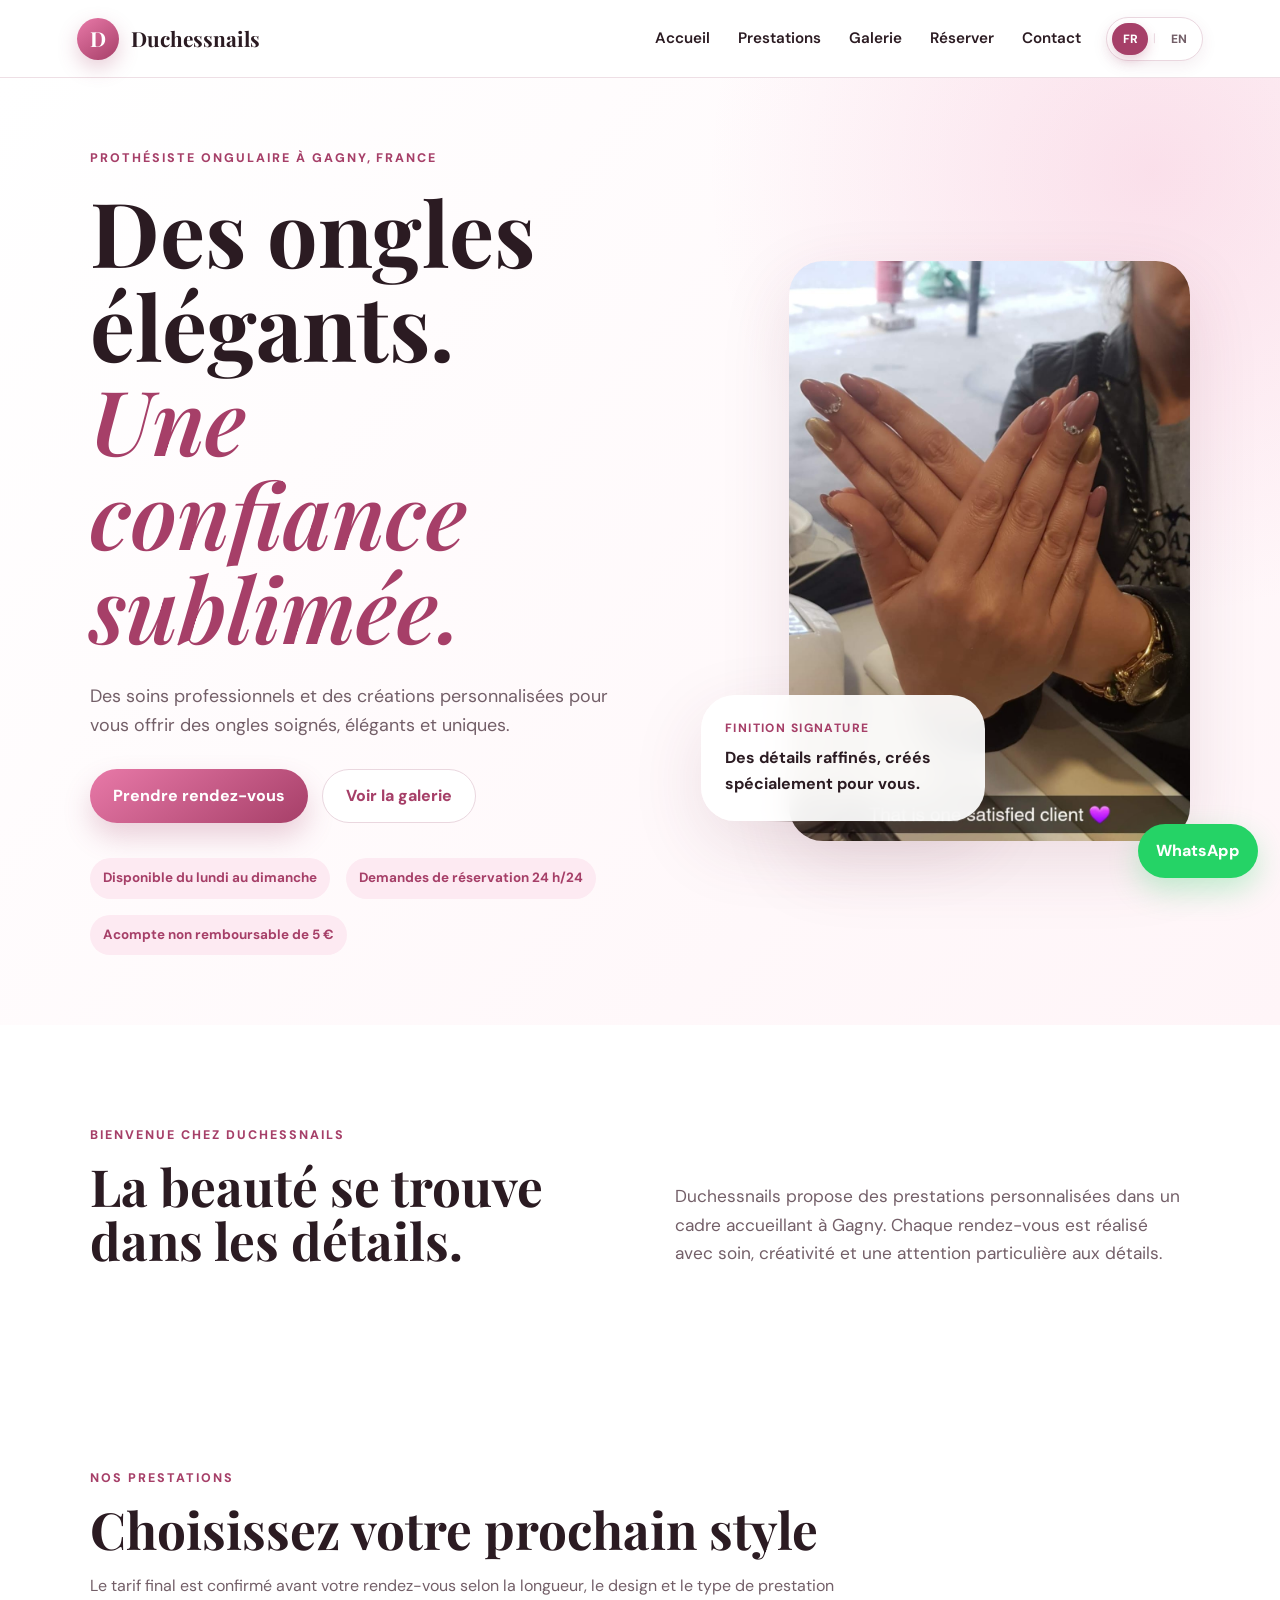
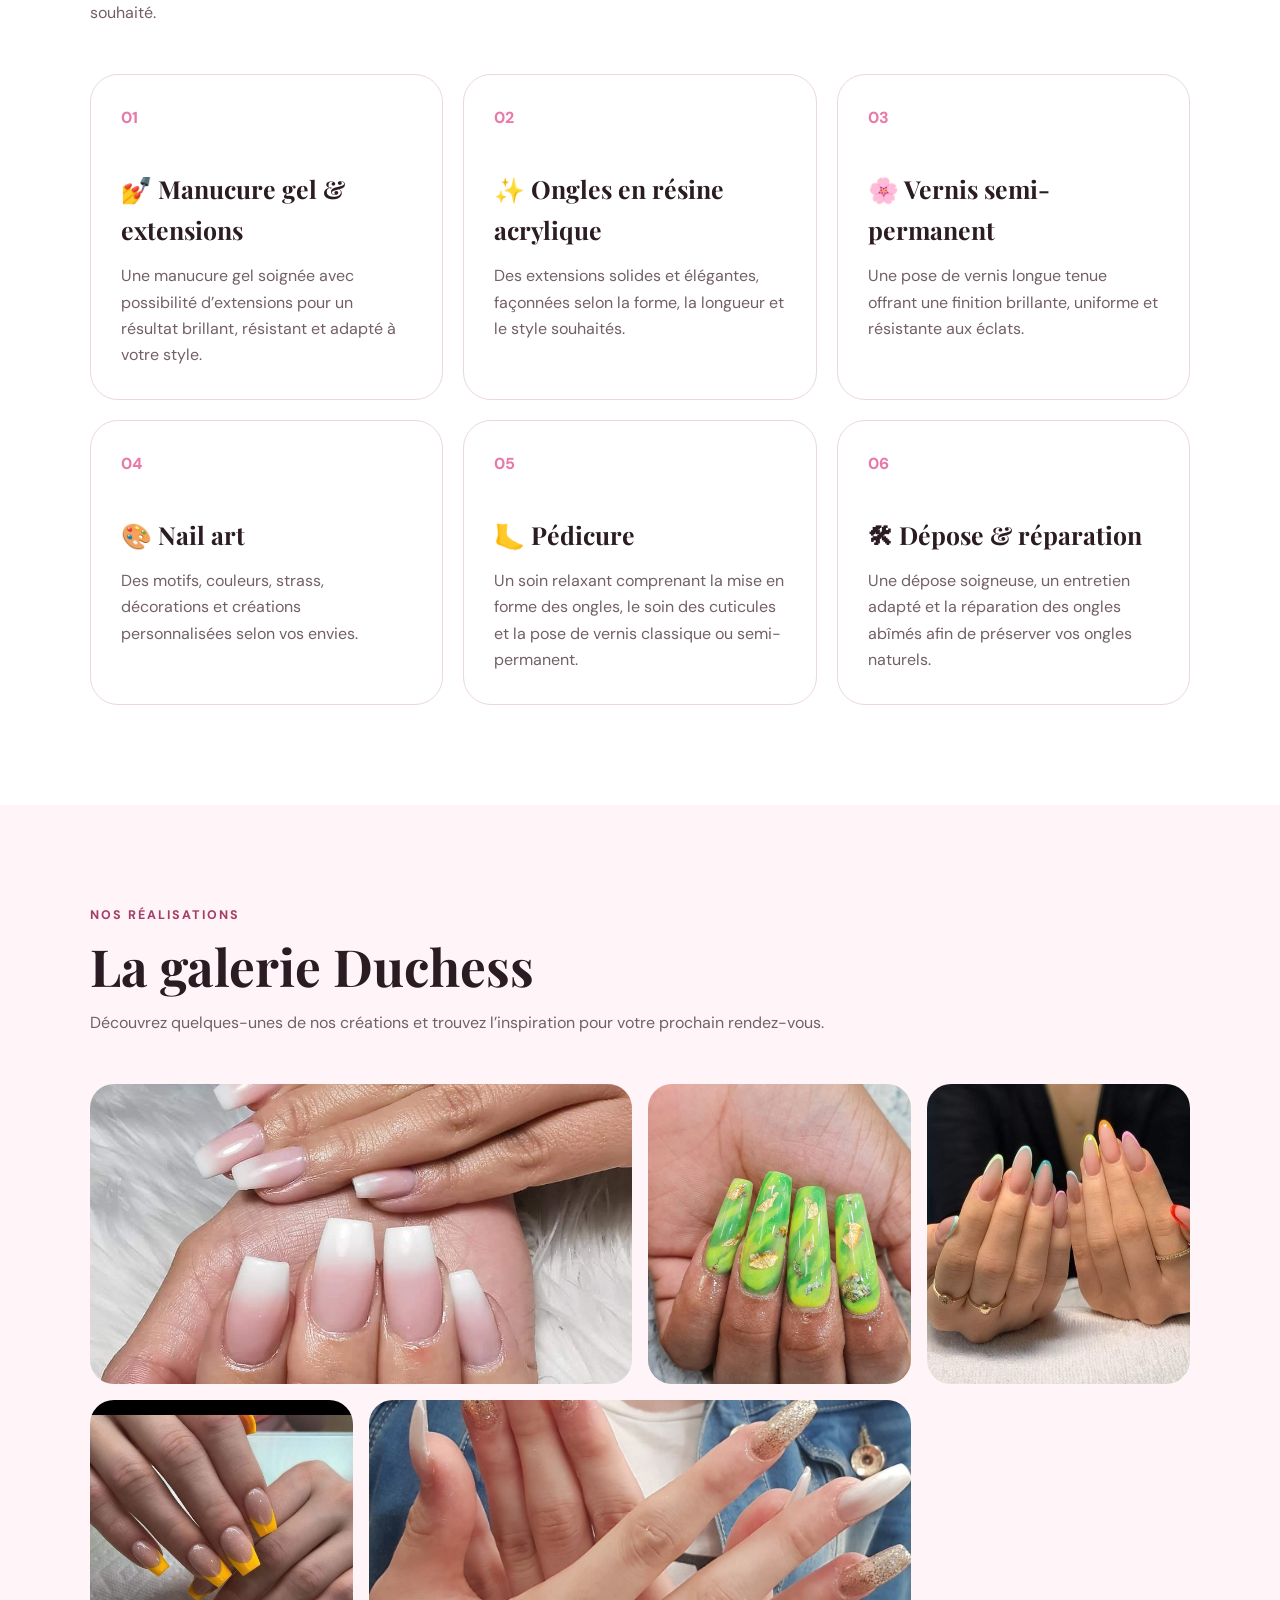
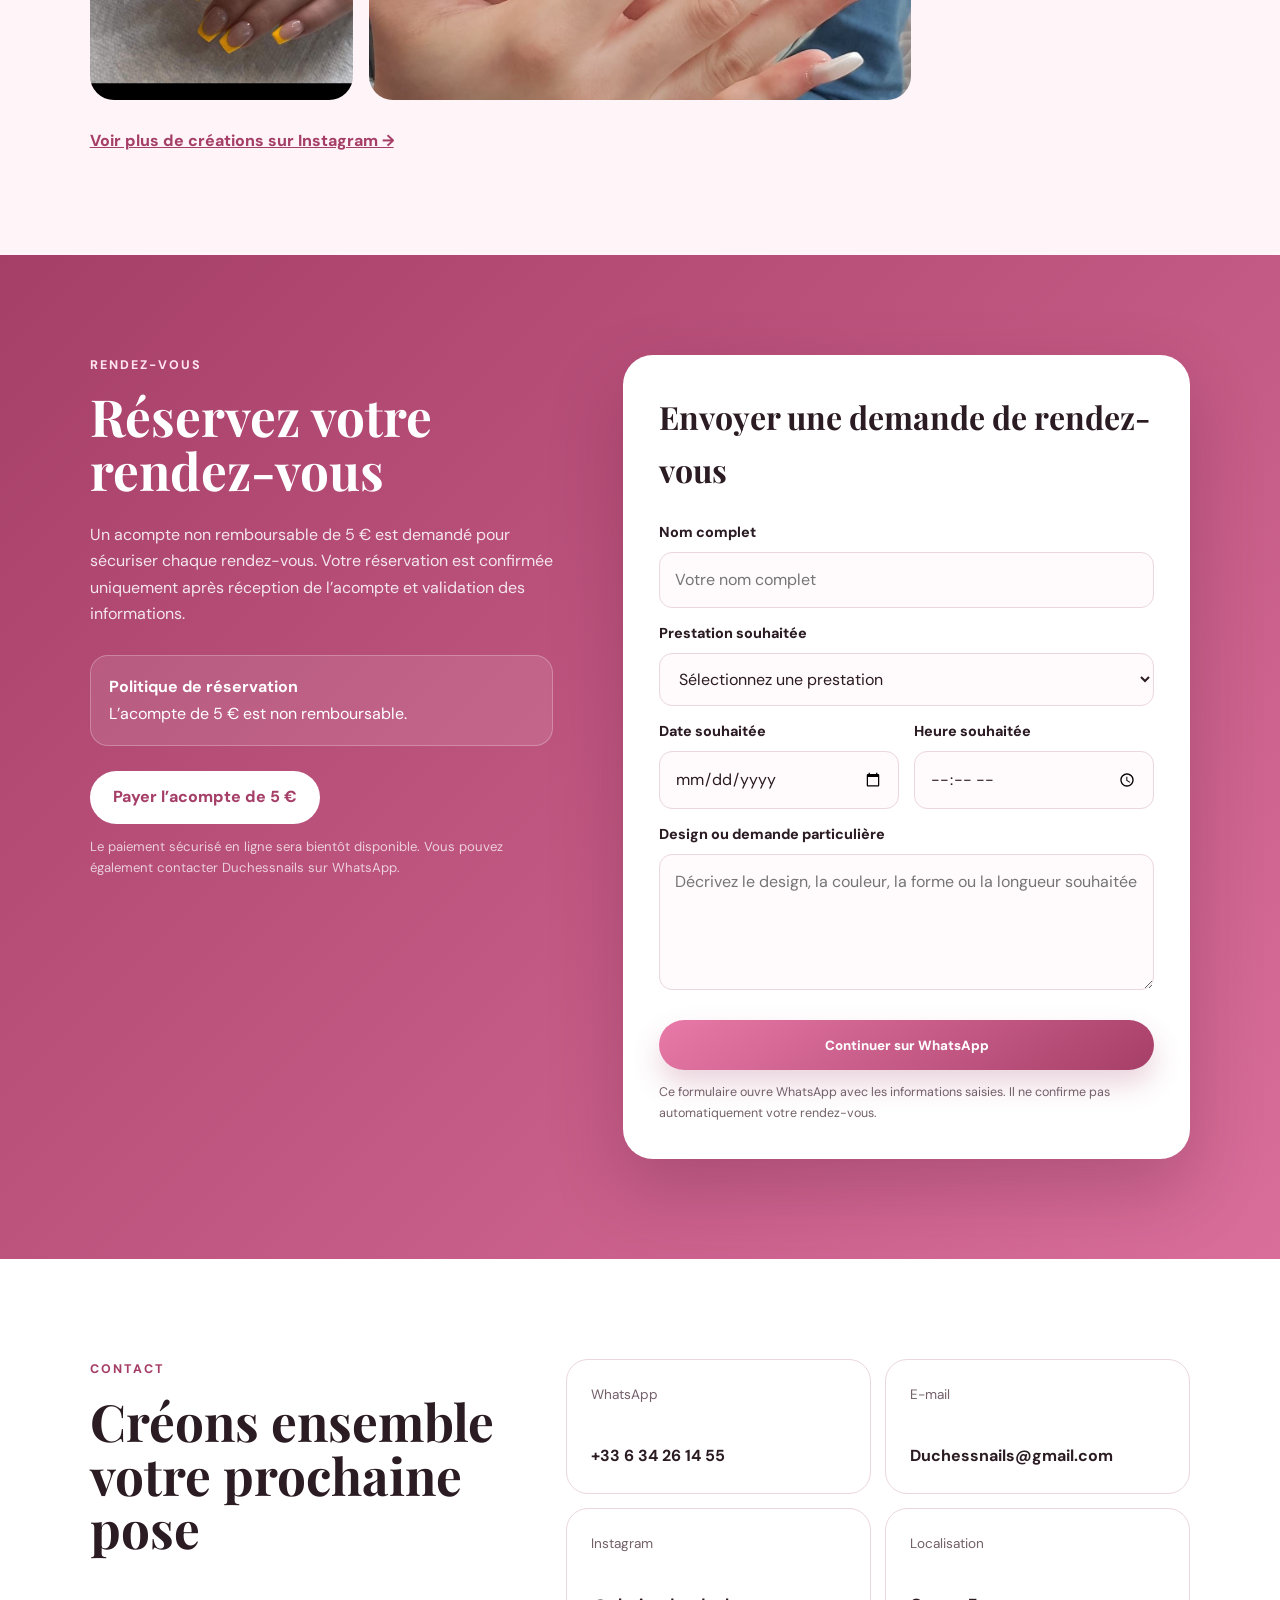
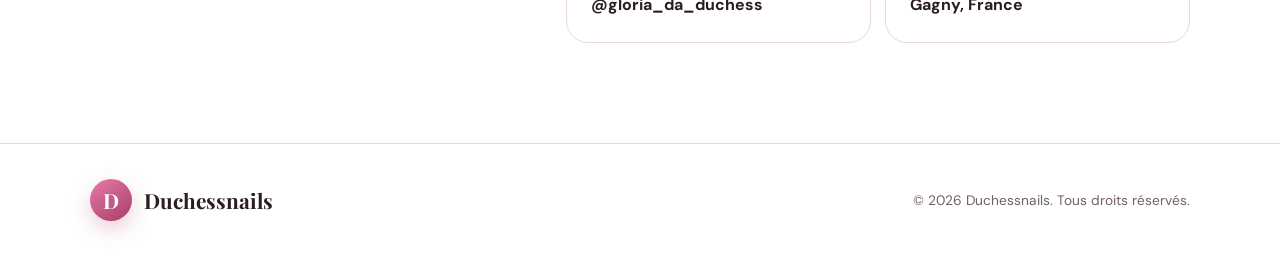
<file: index.html>
<!DOCTYPE html>
<html lang="fr">
<head>
  <meta charset="UTF-8">

  <meta name="viewport" content="width=device-width, initial-scale=1.0">

  <meta
    id="metaDescription"
    name="description"
    content="Duchessnails — prestations professionnelles d’onglerie à Gagny, France."
    data-fr="Duchessnails — prestations professionnelles d’onglerie à Gagny, France."
    data-en="Duchessnails — professional nail services in Gagny, France."
  >

  <title>Duchessnails | Prothésiste ongulaire à Gagny</title>

  <link rel="preconnect" href="https://fonts.googleapis.com">

  <link rel="preconnect" href="https://fonts.gstatic.com" crossorigin>

  <link
    href="https://fonts.googleapis.com/css2?family=DM+Sans:wght@400;500;600;700&family=Playfair+Display:wght@600;700&display=swap"
    rel="stylesheet"
  >

  <link rel="stylesheet" href="style.css">
</head>

<body>

  <!-- =========================
       HEADER
  ========================== -->

  <header class="site-header">

    <a
      class="brand"
      href="#home"
      aria-label="Accueil Duchessnails"
    >
      <span class="brand-mark">D</span>
      <span>Duchessnails</span>
    </a>

    <button
      class="menu-button"
      type="button"
      aria-label="Ouvrir le menu"
      aria-expanded="false"
    >
      <span></span>
      <span></span>
      <span></span>
    </button>

    <div class="header-right">

      <nav
        class="main-nav"
        aria-label="Navigation principale"
      >

        <a
          href="#home"
          data-fr="Accueil"
          data-en="Home"
        >
          Accueil
        </a>

        <a
          href="#services"
          data-fr="Prestations"
          data-en="Services"
        >
          Prestations
        </a>

        <a
          href="#gallery"
          data-fr="Galerie"
          data-en="Gallery"
        >
          Galerie
        </a>

        <a
          href="#booking"
          data-fr="Réserver"
          data-en="Book"
        >
          Réserver
        </a>

        <a
          href="#contact"
          data-fr="Contact"
          data-en="Contact"
        >
          Contact
        </a>

      </nav>

      <!-- LANGUAGE SWITCH -->

      <div
        class="language-switcher"
        aria-label="Choisir la langue"
      >

        <button
          type="button"
          class="language-button active"
          data-language="fr"
          aria-label="Afficher le site en français"
        >
          FR
        </button>

        <span>|</span>

        <button
          type="button"
          class="language-button"
          data-language="en"
          aria-label="Display the website in English"
        >
          EN
        </button>

      </div>

    </div>

  </header>

  <main>

    <!-- =========================
         HERO SECTION
    ========================== -->

    <section class="hero" id="home">

      <div class="hero-copy">

        <p
          class="eyebrow"
          data-fr="Prothésiste ongulaire à Gagny, France"
          data-en="Nail studio in Gagny, France"
        >
          Prothésiste ongulaire à Gagny, France
        </p>

        <h1>

          <span
            data-fr="Des ongles élégants."
            data-en="Elegant nails."
          >
            Des ongles élégants.
          </span>

          <br>

          <em
            data-fr="Une confiance sublimée."
            data-en="Beautiful confidence."
          >
            Une confiance sublimée.
          </em>

        </h1>

        <p
          class="hero-text"
          data-fr="Des soins professionnels et des créations personnalisées pour vous offrir des ongles soignés, élégants et uniques."
          data-en="Professional nail care and creative nail designs made to help you feel polished, confident and uniquely beautiful."
        >
          Des soins professionnels et des créations personnalisées
          pour vous offrir des ongles soignés, élégants et uniques.
        </p>

        <div class="hero-actions">

          <a
            class="button primary"
            href="#booking"
            data-fr="Prendre rendez-vous"
            data-en="Book an appointment"
          >
            Prendre rendez-vous
          </a>

          <a
            class="button secondary"
            href="#gallery"
            data-fr="Voir la galerie"
            data-en="View gallery"
          >
            Voir la galerie
          </a>

        </div>

        <div class="hero-meta">

          <span
            data-fr="Disponible du lundi au dimanche"
            data-en="Open Monday–Sunday"
          >
            Disponible du lundi au dimanche
          </span>

          <span
            data-fr="Demandes de réservation 24 h/24"
            data-en="24-hour booking enquiries"
          >
            Demandes de réservation 24 h/24
          </span>

          <span
            data-fr="Acompte non remboursable de 5 €"
            data-en="€5 non-refundable deposit"
          >
            Acompte non remboursable de 5 €
          </span>

        </div>

      </div>

      <div class="hero-visual">

        <div class="hero-card hero-card-large">

          <img
            src="images/hero.jpeg"
            alt="Création ongulaire Duchessnails"
            data-alt-fr="Création ongulaire réalisée par Duchessnails"
            data-alt-en="Featured Duchessnails nail design"
          >

        </div>

        <div class="hero-card hero-card-small">

          <span
            class="mini-label"
            data-fr="Finition signature"
            data-en="Signature finish"
          >
            Finition signature
          </span>

          <strong
            data-fr="Des détails raffinés, créés spécialement pour vous."
            data-en="Luxury details, made for you."
          >
            Des détails raffinés, créés spécialement pour vous.
          </strong>

        </div>

      </div>

    </section>

    <!-- =========================
         INTRODUCTION
    ========================== -->

    <section class="section intro">

      <div>

        <p
          class="eyebrow"
          data-fr="Bienvenue chez Duchessnails"
          data-en="Welcome to Duchessnails"
        >
          Bienvenue chez Duchessnails
        </p>

        <h2
          data-fr="La beauté se trouve dans les détails."
          data-en="Beauty is in the details."
        >
          La beauté se trouve dans les détails.
        </h2>

      </div>

      <p
        data-fr="Duchessnails propose des prestations personnalisées dans un cadre accueillant à Gagny. Chaque rendez-vous est réalisé avec soin, créativité et une attention particulière aux détails."
        data-en="Duchessnails offers personalised nail services in a welcoming setting in Gagny. Every appointment is handled with care, creativity and attention to detail."
      >
        Duchessnails propose des prestations personnalisées dans un cadre
        accueillant à Gagny. Chaque rendez-vous est réalisé avec soin,
        créativité et une attention particulière aux détails.
      </p>

    </section>

    <!-- =========================
         SERVICES
    ========================== -->

    <section class="section" id="services">

      <div class="section-heading">

        <p
          class="eyebrow"
          data-fr="Nos prestations"
          data-en="Our services"
        >
          Nos prestations
        </p>

        <h2
          data-fr="Choisissez votre prochain style"
          data-en="Choose your next look"
        >
          Choisissez votre prochain style
        </h2>

        <p
          data-fr="Le tarif final est confirmé avant votre rendez-vous selon la longueur, le design et le type de prestation souhaité."
          data-en="Final pricing is confirmed before your appointment based on length, design and service type."
        >
          Le tarif final est confirmé avant votre rendez-vous selon la longueur,
          le design et le type de prestation souhaité.
        </p>

      </div>

      <div class="service-grid">

        <!-- SERVICE 1 -->

        <article class="service-card">

          <span>01</span>

          <h3
            data-fr="💅 Manucure gel & extensions"
            data-en="💅 Gel manicure & extensions"
          >
            💅 Manucure gel & extensions
          </h3>

          <p
            data-fr="Une manucure gel soignée avec possibilité d’extensions pour un résultat brillant, résistant et adapté à votre style."
            data-en="A beautiful gel manicure with optional nail extensions for a glossy, durable finish tailored to your style."
          >
            Une manucure gel soignée avec possibilité d’extensions pour un
            résultat brillant, résistant et adapté à votre style.
          </p>

        </article>

        <!-- SERVICE 2 -->

        <article class="service-card">

          <span>02</span>

          <h3
            data-fr="✨ Ongles en résine acrylique"
            data-en="✨ Acrylic nails"
          >
            ✨ Ongles en résine acrylique
          </h3>

          <p
            data-fr="Des extensions solides et élégantes, façonnées selon la forme, la longueur et le style souhaités."
            data-en="Strong, stylish extensions shaped and finished to suit your preferred length, shape and style."
          >
            Des extensions solides et élégantes, façonnées selon la forme,
            la longueur et le style souhaités.
          </p>

        </article>

        <!-- SERVICE 3 -->

        <article class="service-card">

          <span>03</span>

          <h3
            data-fr="🌸 Vernis semi-permanent"
            data-en="🌸 Gel polishing"
          >
            🌸 Vernis semi-permanent
          </h3>

          <p
            data-fr="Une pose de vernis longue tenue offrant une finition brillante, uniforme et résistante aux éclats."
            data-en="Long-lasting gel polish that delivers a smooth, flawless shine without chipping."
          >
            Une pose de vernis longue tenue offrant une finition brillante,
            uniforme et résistante aux éclats.
          </p>

        </article>

        <!-- SERVICE 4 -->

        <article class="service-card">

          <span>04</span>

          <h3
            data-fr="🎨 Nail art"
            data-en="🎨 Nail art"
          >
            🎨 Nail art
          </h3>

          <p
            data-fr="Des motifs, couleurs, strass, décorations et créations personnalisées selon vos envies."
            data-en="Custom details, colours, rhinestones, patterns and creative designs made to match your style."
          >
            Des motifs, couleurs, strass, décorations et créations
            personnalisées selon vos envies.
          </p>

        </article>

        <!-- SERVICE 5 -->

        <article class="service-card">

          <span>05</span>

          <h3
            data-fr="🦶 Pédicure"
            data-en="🦶 Pedicure"
          >
            🦶 Pédicure
          </h3>

          <p
            data-fr="Un soin relaxant comprenant la mise en forme des ongles, le soin des cuticules et la pose de vernis classique ou semi-permanent."
            data-en="A relaxing pedicure including nail shaping, cuticle care and your choice of classic or gel polish."
          >
            Un soin relaxant comprenant la mise en forme des ongles,
            le soin des cuticules et la pose de vernis classique ou
            semi-permanent.
          </p>

        </article>

        <!-- SERVICE 6 -->

        <article class="service-card">

          <span>06</span>

          <h3
            data-fr="🛠 Dépose & réparation"
            data-en="🛠 Removal & repair"
          >
            🛠 Dépose & réparation
          </h3>

          <p
            data-fr="Une dépose soigneuse, un entretien adapté et la réparation des ongles abîmés afin de préserver vos ongles naturels."
            data-en="Careful removal, maintenance and repair of damaged nails to help protect your natural nails."
          >
            Une dépose soigneuse, un entretien adapté et la réparation
            des ongles abîmés afin de préserver vos ongles naturels.
          </p>

        </article>

      </div>

    </section>

    <!-- =========================
         GALLERY
    ========================== -->

    <section class="section gallery-section" id="gallery">

      <div class="section-heading">

        <p
          class="eyebrow"
          data-fr="Nos réalisations"
          data-en="Recent work"
        >
          Nos réalisations
        </p>

        <h2
          data-fr="La galerie Duchess"
          data-en="The Duchess gallery"
        >
          La galerie Duchess
        </h2>

        <p
          data-fr="Découvrez quelques-unes de nos créations et trouvez l’inspiration pour votre prochain rendez-vous."
          data-en="Discover some of our recent nail designs and find inspiration for your next appointment."
        >
          Découvrez quelques-unes de nos créations et trouvez
          l’inspiration pour votre prochain rendez-vous.
        </p>

      </div>

      <div class="gallery-grid">

        <figure class="gallery-item gallery-wide">
          <img
            src="images/gallery-1.jpeg"
            alt="Création ongulaire Duchessnails numéro 1"
            data-alt-fr="Création ongulaire Duchessnails numéro 1"
            data-alt-en="Duchessnails nail design 1"
          >
        </figure>

        <figure class="gallery-item">
          <img
            src="images/gallery-2.jpeg"
            alt="Création ongulaire Duchessnails numéro 2"
            data-alt-fr="Création ongulaire Duchessnails numéro 2"
            data-alt-en="Duchessnails nail design 2"
          >
        </figure>

        <figure class="gallery-item">
          <img
            src="images/gallery-3.jpeg"
            alt="Création ongulaire Duchessnails numéro 3"
            data-alt-fr="Création ongulaire Duchessnails numéro 3"
            data-alt-en="Duchessnails nail design 3"
          >
        </figure>

        <figure class="gallery-item">
          <img
            src="images/gallery-4.jpeg"
            alt="Création ongulaire Duchessnails numéro 4"
            data-alt-fr="Création ongulaire Duchessnails numéro 4"
            data-alt-en="Duchessnails nail design 4"
          >
        </figure>

        <figure class="gallery-item gallery-wide">
          <img
            src="images/gallery-5.jpeg"
            alt="Création ongulaire Duchessnails numéro 5"
            data-alt-fr="Création ongulaire Duchessnails numéro 5"
            data-alt-en="Duchessnails nail design 5"
          >
        </figure>

      </div>

      <a
        class="text-link"
        href="https://www.instagram.com/gloria_da_duchess/"
        target="_blank"
        rel="noopener"
        data-fr="Voir plus de créations sur Instagram →"
        data-en="See more on Instagram →"
      >
        Voir plus de créations sur Instagram →
      </a>

    </section>

    <!-- =========================
         BOOKING
    ========================== -->

    <section class="booking-section" id="booking">

      <div class="booking-copy">

        <p
          class="eyebrow light"
          data-fr="Rendez-vous"
          data-en="Appointments"
        >
          Rendez-vous
        </p>

        <h2
          data-fr="Réservez votre rendez-vous"
          data-en="Reserve your appointment"
        >
          Réservez votre rendez-vous
        </h2>

        <p
          data-fr="Un acompte non remboursable de 5 € est demandé pour sécuriser chaque rendez-vous. Votre réservation est confirmée uniquement après réception de l’acompte et validation des informations."
          data-en="A €5 non-refundable deposit is required to secure every appointment. Your booking is confirmed only after the deposit and appointment details are accepted."
        >
          Un acompte non remboursable de 5 € est demandé pour sécuriser
          chaque rendez-vous. Votre réservation est confirmée uniquement
          après réception de l’acompte et validation des informations.
        </p>

        <div class="deposit-note">

          <strong
            data-fr="Politique de réservation"
            data-en="Booking policy"
          >
            Politique de réservation
          </strong>

          <span
            data-fr="L’acompte de 5 € est non remboursable."
            data-en="The €5 deposit is non-refundable."
          >
            L’acompte de 5 € est non remboursable.
          </span>

        </div>

        <a
          class="button white"
          id="paymentLink"
          href="#"
          data-fr="Payer l’acompte de 5 €"
          data-en="Pay €5 deposit"
        >
          Payer l’acompte de 5 €
        </a>

        <p
          class="payment-help"
          data-fr="Le paiement sécurisé en ligne sera bientôt disponible. Vous pouvez également contacter Duchessnails sur WhatsApp."
          data-en="Secure online payment will be available soon. You can also contact Duchessnails through WhatsApp."
        >
          Le paiement sécurisé en ligne sera bientôt disponible.
          Vous pouvez également contacter Duchessnails sur WhatsApp.
        </p>

      </div>

      <!-- BOOKING FORM -->

      <form class="booking-form" id="bookingForm">

        <h3
          data-fr="Envoyer une demande de rendez-vous"
          data-en="Send a booking request"
        >
          Envoyer une demande de rendez-vous
        </h3>

        <label
          for="clientName"
          data-fr="Nom complet"
          data-en="Full name"
        >
          Nom complet
        </label>

        <input
          id="clientName"
          name="clientName"
          type="text"
          required
          placeholder="Votre nom complet"
          data-placeholder-fr="Votre nom complet"
          data-placeholder-en="Your full name"
        >

        <label
          for="service"
          data-fr="Prestation souhaitée"
          data-en="Preferred service"
        >
          Prestation souhaitée
        </label>

        <select id="service" name="service" required>

          <option
            value=""
            data-fr="Sélectionnez une prestation"
            data-en="Select a service"
          >
            Sélectionnez une prestation
          </option>

          <option
            value="gel-extensions"
            data-fr="Manucure gel & extensions"
            data-en="Gel manicure & extensions"
          >
            Manucure gel & extensions
          </option>

          <option
            value="acrylic"
            data-fr="Ongles en résine acrylique"
            data-en="Acrylic nails"
          >
            Ongles en résine acrylique
          </option>

          <option
            value="gel-polish"
            data-fr="Vernis semi-permanent"
            data-en="Gel polishing"
          >
            Vernis semi-permanent
          </option>

          <option
            value="nail-art"
            data-fr="Nail art"
            data-en="Nail art"
          >
            Nail art
          </option>

          <option
            value="pedicure"
            data-fr="Pédicure"
            data-en="Pedicure"
          >
            Pédicure
          </option>

          <option
            value="removal-repair"
            data-fr="Dépose ou réparation"
            data-en="Removal or repair"
          >
            Dépose ou réparation
          </option>

          <option
            value="other"
            data-fr="Autre demande ou consultation"
            data-en="Other request or consultation"
          >
            Autre demande ou consultation
          </option>

        </select>

        <div class="form-row">

          <div>

            <label
              for="date"
              data-fr="Date souhaitée"
              data-en="Preferred date"
            >
              Date souhaitée
            </label>

            <input
              id="date"
              name="date"
              type="date"
              required
            >

          </div>

          <div>

            <label
              for="time"
              data-fr="Heure souhaitée"
              data-en="Preferred time"
            >
              Heure souhaitée
            </label>

            <input
              id="time"
              name="time"
              type="time"
              required
            >

          </div>

        </div>

        <label
          for="notes"
          data-fr="Design ou demande particulière"
          data-en="Design or special request"
        >
          Design ou demande particulière
        </label>

        <textarea
          id="notes"
          name="notes"
          rows="4"
          placeholder="Décrivez le design, la couleur, la forme ou la longueur souhaitée"
          data-placeholder-fr="Décrivez le design, la couleur, la forme ou la longueur souhaitée"
          data-placeholder-en="Describe your preferred design, colour, shape or length"
        ></textarea>

        <button
          class="button primary full"
          type="submit"
          data-fr="Continuer sur WhatsApp"
          data-en="Continue on WhatsApp"
        >
          Continuer sur WhatsApp
        </button>

        <p
          class="form-note"
          data-fr="Ce formulaire ouvre WhatsApp avec les informations saisies. Il ne confirme pas automatiquement votre rendez-vous."
          data-en="This form opens WhatsApp with your booking details. It does not confirm the appointment automatically."
        >
          Ce formulaire ouvre WhatsApp avec les informations saisies.
          Il ne confirme pas automatiquement votre rendez-vous.
        </p>

      </form>

    </section>

    <!-- =========================
         CONTACT
    ========================== -->

    <section class="section contact-section" id="contact">

      <div>

        <p
          class="eyebrow"
          data-fr="Contact"
          data-en="Contact"
        >
          Contact
        </p>

        <h2
          data-fr="Créons ensemble votre prochaine pose"
          data-en="Let’s create your next set"
        >
          Créons ensemble votre prochaine pose
        </h2>

      </div>

      <div class="contact-grid">

        <a
          href="https://wa.me/33634261455"
          target="_blank"
          rel="noopener"
        >

          <span>WhatsApp</span>

          <strong>
            +33 6 34 26 14 55
          </strong>

        </a>

        <a href="mailto:Duchessnails@gmail.com">

          <span
            data-fr="E-mail"
            data-en="Email"
          >
            E-mail
          </span>

          <strong>
            Duchessnails@gmail.com
          </strong>

        </a>

        <a
          href="https://www.instagram.com/gloria_da_duchess/"
          target="_blank"
          rel="noopener"
        >

          <span>Instagram</span>

          <strong>
            @gloria_da_duchess
          </strong>

        </a>

        <div>

          <span
            data-fr="Localisation"
            data-en="Location"
          >
            Localisation
          </span>

          <strong>
            Gagny, France
          </strong>

        </div>

      </div>

    </section>

  </main>

  <!-- =========================
       FOOTER
  ========================== -->

  <footer>

    <a class="brand" href="#home">

      <span class="brand-mark">D</span>

      <span>Duchessnails</span>

    </a>

    <p>

      © <span id="year"></span> Duchessnails.

      <span
        data-fr="Tous droits réservés."
        data-en="All rights reserved."
      >
        Tous droits réservés.
      </span>

    </p>

  </footer>

  <!-- FLOATING WHATSAPP BUTTON -->

  <a
    class="floating-whatsapp"
    href="https://wa.me/33634261455"
    target="_blank"
    rel="noopener"
    aria-label="Contacter Duchessnails sur WhatsApp"
  >
    WhatsApp
  </a>

  <script src="script.js"></script>

</body>
</html>
</file>
<file: style.css>
:root {
  --pink: #e879a8;
  --pink-dark: #a63f68;
  --pink-soft: #fdeaf2;
  --blush: #fff5f8;
  --white: #ffffff;
  --ink: #2b1b22;
  --muted: #735f68;
  --line: #ead7df;
  --shadow: 0 24px 70px rgba(109, 44, 72, 0.13);
}

* {
  box-sizing: border-box;
  margin: 0;
  padding: 0;
}

html {
  scroll-behavior: smooth;
}

body {
  color: var(--ink);
  background: var(--white);
  font-family: "DM Sans", Arial, sans-serif;
  line-height: 1.65;
}

img {
  width: 100%;
  display: block;
}

a {
  color: inherit;
}

/* =========================
   HEADER
========================= */

.site-header {
  min-height: 78px;
  padding: 0 6vw;
  display: flex;
  align-items: center;
  justify-content: space-between;
  position: sticky;
  top: 0;
  z-index: 1000;
  background: rgba(255, 255, 255, 0.94);
  border-bottom: 1px solid rgba(234, 215, 223, 0.8);
  backdrop-filter: blur(18px);
}

.brand {
  display: inline-flex;
  align-items: center;
  gap: 12px;
  font-family: "Playfair Display", Georgia, serif;
  font-weight: 700;
  font-size: 1.3rem;
  text-decoration: none;
  flex-shrink: 0;
}

.brand-mark {
  width: 42px;
  height: 42px;
  border-radius: 50%;
  display: grid;
  place-items: center;
  color: var(--white);
  background: linear-gradient(145deg, var(--pink), var(--pink-dark));
  box-shadow: 0 8px 20px rgba(166, 63, 104, 0.25);
}

/* Navigation and language switch container */

.header-right {
  display: flex;
  align-items: center;
  gap: 25px;
}

.main-nav {
  display: flex;
  align-items: center;
  gap: 28px;
}

.main-nav a {
  text-decoration: none;
  font-weight: 600;
  font-size: 0.95rem;
  transition: color 0.2s ease;
}

.main-nav a:hover {
  color: var(--pink-dark);
}

/* =========================
   LANGUAGE SWITCHER
========================= */

.language-switcher {
  display: flex;
  align-items: center;
  gap: 5px;
  padding: 5px;
  border: 1px solid var(--line);
  border-radius: 999px;
  background: var(--white);
  box-shadow: 0 5px 16px rgba(109, 44, 72, 0.08);
}

.language-switcher span {
  color: var(--line);
  font-size: 12px;
}

.language-button {
  min-width: 36px;
  height: 32px;
  padding: 0 9px;
  border: none;
  border-radius: 999px;
  color: var(--muted);
  background: transparent;
  font-family: inherit;
  font-size: 12px;
  font-weight: 800;
  cursor: pointer;
  transition:
    color 0.2s ease,
    background 0.2s ease,
    transform 0.2s ease;
}

.language-button:hover {
  color: var(--pink-dark);
  background: var(--pink-soft);
}

.language-button.active {
  color: var(--white);
  background: var(--pink-dark);
  box-shadow: 0 5px 12px rgba(166, 63, 104, 0.25);
}

.language-button:active {
  transform: scale(0.95);
}

/* Mobile menu button */

.menu-button {
  display: none;
  width: 44px;
  height: 44px;
  border: 0;
  border-radius: 50%;
  background: var(--pink-soft);
  cursor: pointer;
}

.menu-button span {
  display: block;
  width: 20px;
  height: 2px;
  margin: 4px auto;
  background: var(--pink-dark);
}

/* =========================
   HERO
========================= */

.hero {
  min-height: calc(100vh - 78px);
  padding: 70px 7vw;
  display: grid;
  grid-template-columns: 1.05fr 0.95fr;
  gap: 70px;
  align-items: center;
  background:
    radial-gradient(
      circle at 90% 10%,
      rgba(232, 121, 168, 0.2),
      transparent 31%
    ),
    linear-gradient(130deg, var(--white), var(--blush));
}

.eyebrow {
  margin-bottom: 15px;
  color: var(--pink-dark);
  font-size: 0.78rem;
  font-weight: 800;
  letter-spacing: 0.16em;
  text-transform: uppercase;
}

.hero h1,
.section h2,
.booking-section h2,
.contact-section h2 {
  font-family: "Playfair Display", Georgia, serif;
  font-weight: 700;
  line-height: 1.05;
}

.hero h1 {
  font-size: clamp(3.3rem, 7vw, 6.7rem);
}

.hero h1 em {
  color: var(--pink-dark);
  font-weight: 600;
}

.hero-text {
  max-width: 650px;
  margin: 28px 0;
  color: var(--muted);
  font-size: 1.12rem;
}

.hero-actions {
  display: flex;
  gap: 14px;
  flex-wrap: wrap;
}

.button {
  min-height: 50px;
  padding: 13px 23px;
  border: 0;
  border-radius: 999px;
  display: inline-flex;
  justify-content: center;
  align-items: center;
  text-decoration: none;
  font-family: inherit;
  font-weight: 800;
  cursor: pointer;
  transition:
    transform 0.25s ease,
    box-shadow 0.25s ease,
    background 0.25s ease;
}

.button:hover {
  transform: translateY(-2px);
}

.button.primary {
  color: var(--white);
  background: linear-gradient(145deg, var(--pink), var(--pink-dark));
  box-shadow: 0 14px 28px rgba(166, 63, 104, 0.23);
}

.button.secondary {
  color: var(--pink-dark);
  background: var(--white);
  border: 1px solid var(--line);
}

.button.white {
  margin-top: 25px;
  color: var(--pink-dark);
  background: var(--white);
}

.button.full {
  width: 100%;
}

.hero-meta {
  margin-top: 35px;
  display: flex;
  gap: 16px;
  flex-wrap: wrap;
}

.hero-meta span {
  padding: 9px 13px;
  border-radius: 999px;
  color: var(--pink-dark);
  background: var(--pink-soft);
  font-size: 0.84rem;
  font-weight: 700;
}

.hero-visual {
  min-height: 580px;
  position: relative;
}

.hero-card {
  border-radius: 34px;
  overflow: hidden;
  box-shadow: var(--shadow);
}

.hero-card-large {
  width: 82%;
  margin-left: auto;
  background: var(--pink-soft);
}

.hero-card-large img {
  height: 580px;
  object-fit: cover;
}

.hero-card-small {
  width: 58%;
  padding: 24px;
  position: absolute;
  left: 0;
  bottom: 20px;
  background: rgba(255, 255, 255, 0.93);
  backdrop-filter: blur(12px);
}

.mini-label {
  display: block;
  margin-bottom: 6px;
  color: var(--pink-dark);
  font-size: 0.75rem;
  font-weight: 800;
  text-transform: uppercase;
  letter-spacing: 0.12em;
}

/* =========================
   GENERAL SECTIONS
========================= */

.section {
  padding: 100px 7vw;
}

.intro {
  display: grid;
  grid-template-columns: 1fr 1fr;
  gap: 70px;
}

.section h2,
.booking-section h2,
.contact-section h2 {
  font-size: clamp(2.35rem, 4vw, 4.6rem);
}

.intro > p {
  align-self: end;
  color: var(--muted);
  font-size: 1.08rem;
}

.section-heading {
  max-width: 760px;
  margin-bottom: 48px;
}

.section-heading > p:last-child {
  margin-top: 16px;
  color: var(--muted);
}

/* =========================
   SERVICES
========================= */

.service-grid {
  display: grid;
  grid-template-columns: repeat(3, 1fr);
  gap: 20px;
}

.service-card {
  min-height: 240px;
  padding: 30px;
  border: 1px solid var(--line);
  border-radius: 28px;
  background: var(--white);
  transition:
    transform 0.25s ease,
    border-color 0.25s ease,
    box-shadow 0.25s ease;
}

.service-card:hover {
  transform: translateY(-6px);
  border-color: var(--pink);
  box-shadow: var(--shadow);
}

.service-card span {
  color: var(--pink);
  font-weight: 800;
}

.service-card h3 {
  margin: 38px 0 12px;
  font-family: "Playfair Display", Georgia, serif;
  font-size: 1.55rem;
}

.service-card p {
  color: var(--muted);
}

/* =========================
   GALLERY
========================= */

.gallery-section {
  background: var(--blush);
}

.gallery-grid {
  display: grid;
  grid-template-columns: repeat(4, 1fr);
  grid-auto-rows: 300px;
  gap: 16px;
}

.gallery-item {
  border-radius: 24px;
  overflow: hidden;
  background: var(--pink-soft);
}

.gallery-item img {
  height: 100%;
  object-fit: cover;
  transition: transform 0.35s ease;
}

.gallery-item:hover img {
  transform: scale(1.04);
}

.gallery-wide {
  grid-column: span 2;
}

.text-link {
  margin-top: 28px;
  display: inline-block;
  color: var(--pink-dark);
  font-weight: 800;
}

/* =========================
   BOOKING
========================= */

.booking-section {
  padding: 100px 7vw;
  display: grid;
  grid-template-columns: 0.9fr 1.1fr;
  gap: 70px;
  color: var(--white);
  background: linear-gradient(135deg, #a63f68, #d96e9a);
}

.eyebrow.light {
  color: #ffe3ee;
}

.booking-copy > p:not(.eyebrow):not(.payment-help) {
  margin-top: 24px;
  max-width: 590px;
  color: rgba(255, 255, 255, 0.86);
}

.deposit-note {
  margin-top: 28px;
  padding: 18px;
  border: 1px solid rgba(255, 255, 255, 0.25);
  border-radius: 18px;
  display: flex;
  flex-direction: column;
  background: rgba(255, 255, 255, 0.1);
}

.payment-help {
  margin-top: 12px;
  color: rgba(255, 255, 255, 0.72);
  font-size: 0.82rem;
}

.booking-form {
  padding: 36px;
  border-radius: 30px;
  color: var(--ink);
  background: var(--white);
  box-shadow: 0 30px 70px rgba(80, 25, 50, 0.25);
}

.booking-form h3 {
  margin-bottom: 25px;
  font-family: "Playfair Display", Georgia, serif;
  font-size: 2rem;
}

.booking-form label {
  margin: 14px 0 7px;
  display: block;
  font-size: 0.9rem;
  font-weight: 800;
}

.booking-form input,
.booking-form select,
.booking-form textarea {
  width: 100%;
  padding: 14px 15px;
  border: 1px solid var(--line);
  border-radius: 13px;
  color: var(--ink);
  background: #fffafb;
  font: inherit;
}

.booking-form input:focus,
.booking-form select:focus,
.booking-form textarea:focus {
  outline: 2px solid rgba(232, 121, 168, 0.28);
  border-color: var(--pink);
}

.form-row {
  display: grid;
  grid-template-columns: 1fr 1fr;
  gap: 15px;
}

.booking-form .button {
  margin-top: 22px;
}

.form-note {
  margin-top: 12px;
  color: var(--muted);
  font-size: 0.78rem;
}

/* =========================
   CONTACT
========================= */

.contact-section {
  display: grid;
  grid-template-columns: 0.8fr 1.2fr;
  gap: 60px;
}

.contact-grid {
  display: grid;
  grid-template-columns: 1fr 1fr;
  gap: 14px;
}

.contact-grid a,
.contact-grid > div {
  min-height: 135px;
  padding: 24px;
  border: 1px solid var(--line);
  border-radius: 22px;
  display: flex;
  flex-direction: column;
  justify-content: space-between;
  text-decoration: none;
  background: var(--white);
  transition:
    background 0.2s ease,
    border-color 0.2s ease,
    transform 0.2s ease;
}

.contact-grid a:hover {
  transform: translateY(-3px);
  border-color: var(--pink);
  background: var(--blush);
}

.contact-grid span {
  color: var(--muted);
  font-size: 0.85rem;
}

.contact-grid strong {
  overflow-wrap: anywhere;
}

/* =========================
   FOOTER
========================= */

footer {
  padding: 35px 7vw;
  display: flex;
  justify-content: space-between;
  align-items: center;
  border-top: 1px solid var(--line);
}

footer p {
  color: var(--muted);
  font-size: 0.86rem;
}

/* =========================
   FLOATING WHATSAPP
========================= */

.floating-whatsapp {
  padding: 14px 18px;
  position: fixed;
  right: 22px;
  bottom: 22px;
  z-index: 900;
  border-radius: 999px;
  color: var(--white);
  background: #25d366;
  box-shadow: 0 12px 30px rgba(37, 211, 102, 0.28);
  text-decoration: none;
  font-weight: 800;
  transition: transform 0.2s ease;
}

.floating-whatsapp:hover {
  transform: translateY(-3px);
}

/* =========================
   TABLET
========================= */

@media (max-width: 1050px) {
  .site-header {
    padding: 0 4vw;
  }

  .main-nav {
    gap: 18px;
  }

  .header-right {
    gap: 15px;
  }

  .main-nav a {
    font-size: 0.9rem;
  }
}

@media (max-width: 900px) {
  .site-header {
    gap: 15px;
  }

  .menu-button {
    display: block;
    order: 3;
  }

  .header-right {
    margin-left: auto;
    gap: 12px;
  }

  .main-nav {
    padding: 18px;
    position: absolute;
    top: 78px;
    right: 5vw;
    left: 5vw;
    z-index: 1001;
    border: 1px solid var(--line);
    border-radius: 20px;
    display: none;
    flex-direction: column;
    align-items: flex-start;
    background: var(--white);
    box-shadow: var(--shadow);
  }

  .main-nav.open {
    display: flex;
  }

  .hero,
  .intro,
  .booking-section,
  .contact-section {
    grid-template-columns: 1fr;
  }

  .hero-visual {
    min-height: 510px;
  }

  .hero-card-large img {
    height: 500px;
  }

  .service-grid {
    grid-template-columns: 1fr 1fr;
  }

  .gallery-grid {
    grid-template-columns: 1fr 1fr;
  }

  .gallery-wide {
    grid-column: span 1;
  }
}

/* =========================
   MOBILE
========================= */

@media (max-width: 600px) {
  .site-header {
    min-height: 72px;
    padding: 0 4vw;
  }

  .brand {
    gap: 8px;
    font-size: 1.05rem;
  }

  .brand-mark {
    width: 36px;
    height: 36px;
  }

  .header-right {
    gap: 7px;
  }

  .language-switcher {
    gap: 2px;
    padding: 3px;
  }

  .language-switcher span {
    display: none;
  }

  .language-button {
    min-width: 31px;
    height: 29px;
    padding: 0 6px;
    font-size: 11px;
  }

  .menu-button {
    width: 39px;
    height: 39px;
  }

  .main-nav {
    top: 72px;
  }

  .hero,
  .section,
  .booking-section {
    padding: 70px 5vw;
  }

  .hero {
    min-height: auto;
    gap: 42px;
  }

  .hero h1 {
    font-size: 3.35rem;
  }

  .hero-visual {
    min-height: 390px;
  }

  .hero-card-large {
    width: 92%;
  }

  .hero-card-large img {
    height: 390px;
  }

  .hero-card-small {
    width: 75%;
    padding: 18px;
  }

  .service-grid,
  .gallery-grid,
  .contact-grid,
  .form-row {
    grid-template-columns: 1fr;
  }

  .gallery-grid {
    grid-auto-rows: 300px;
  }

  .booking-form {
    padding: 24px;
  }

  footer {
    gap: 18px;
    flex-direction: column;
    align-items: flex-start;
  }

  .floating-whatsapp {
    right: 14px;
    bottom: 14px;
    padding: 11px 14px;
    font-size: 0.85rem;
  }
}
</file>
